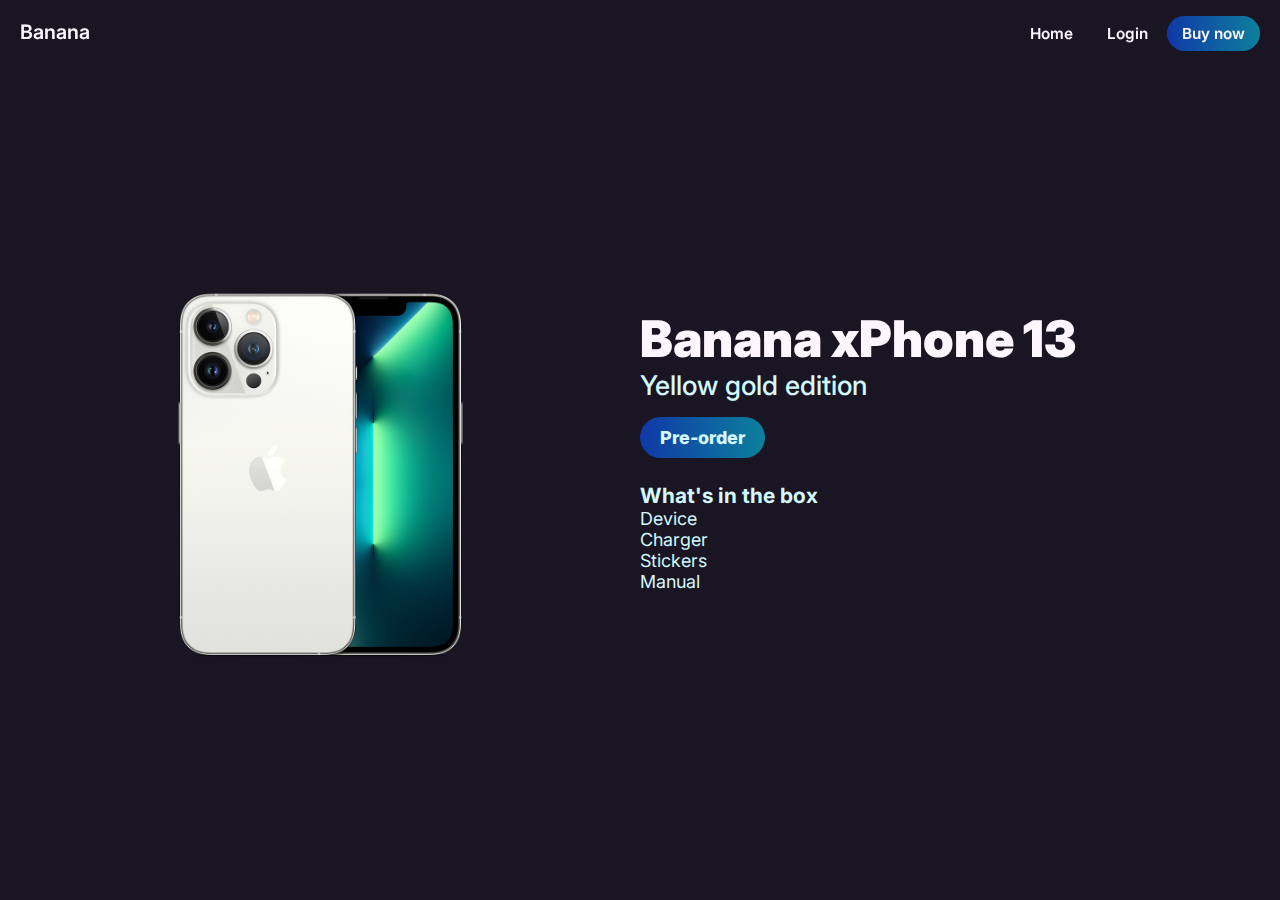
<file: buy.html>
<!DOCTYPE html>
<html lang="en">

<head>
    <meta charset="UTF-8">
    <meta http-equiv="X-UA-Compatible" content="IE=edge">
    <meta name="viewport" content="width=device-width, initial-scale=1.0">
    <title>Buy xPhone 13</title>
    <link rel="stylesheet" href="./styles.css">
</head>

<body>
    <nav class="navbar">
        <span class="nav-brand">Banana</span>
        <ul class="nav-list">
            <li class="nav-item"><a href="./index.html">Home</a></li>
            <li class="nav-item"><a href="./login.html">Login</a></li>
            <li class="nav-item buy-btn"><a href="./buy.html">Buy now</a></li>
        </ul>
    </nav>
    <main>
        <div class="buy-page fl-center">
            <div class="image-container fl-center">
                <img src="./assets/img/full-phone.png" alt="" height="500px" width="auto">
            </div>
            <div class="info ">
                <h1>Banana xPhone 13</h1>
                <h2>Yellow gold edition</h3>
                    <button class="buy-btn">
                        Pre-order
                    </button>
                    <h3 style="margin-top: 25px;">What's in the box</h3>
                    <p>
                    <ul>
                        <li>Device</li>
                        <li>Charger</li>
                        <li>Stickers</li>
                        <li>Manual</li>
                    </ul>
                    </p>
            </div>
        </div>
    </main>
</body>

</html>
</file>
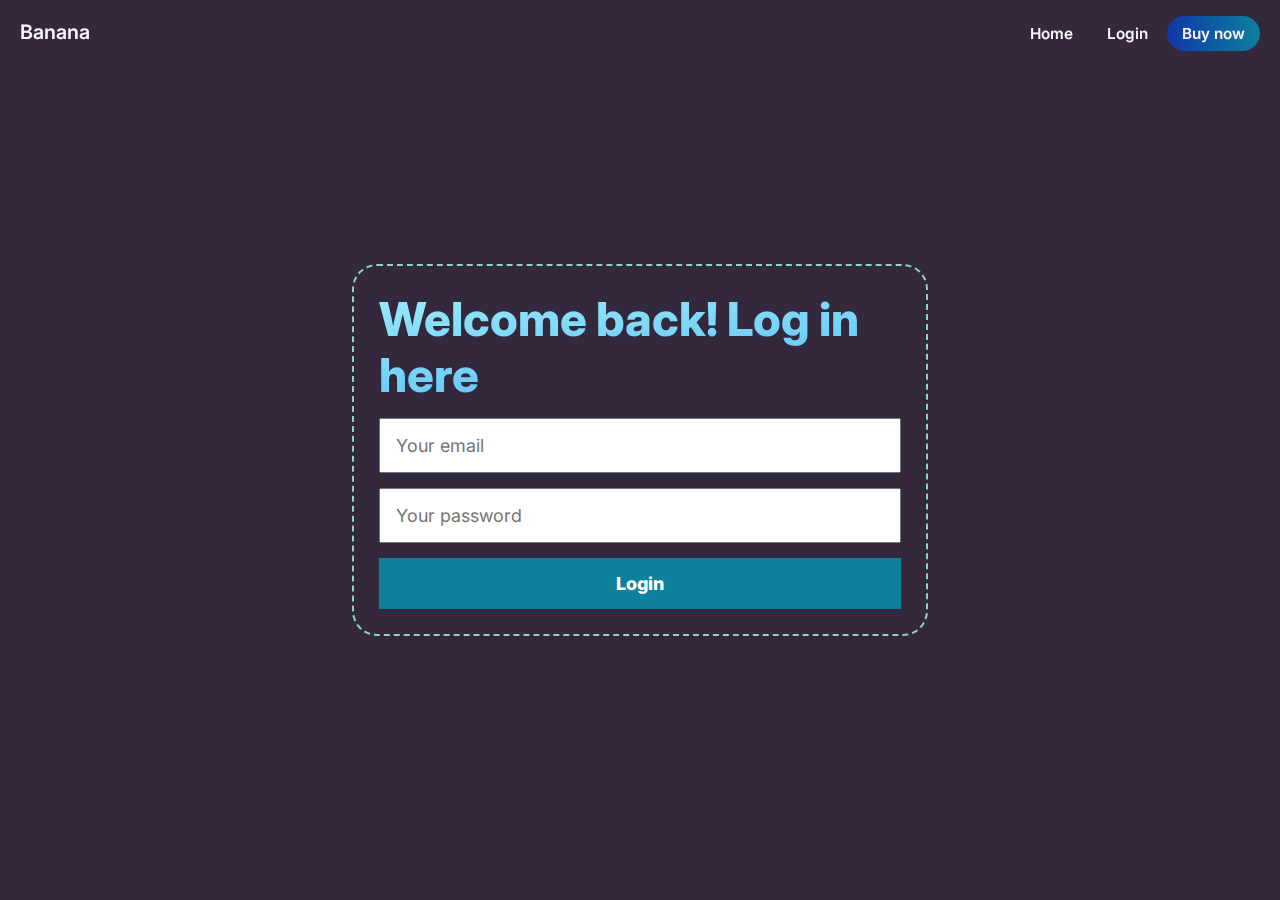
<file: login.html>
<!DOCTYPE html>
<html lang="en">

<head>
    <meta charset="UTF-8">
    <meta http-equiv="X-UA-Compatible" content="IE=edge">
    <meta name="viewport" content="width=device-width, initial-scale=1.0">
    <title>Banana - Login</title>
    <link rel="stylesheet" href="./styles.css">
</head>

<body>
    <nav class="navbar">
        <span class="nav-brand">Banana</span>
        <ul class="nav-list">
            <li class="nav-item"><a href="./index.html">Home</a></li>
            <li class="nav-item"><a href="./login.html">Login</a></li>
            <li class="nav-item buy-btn"><a href="./buy.html">Buy now</a></li>
        </ul>
    </nav>
    <main class="fl-center bg-2" style="height: 100vh">
        <form action="#">
            <h1>
                <span class="gradient-text-2">Welcome back! Log in here</span>
            </h1>
            <input type="email" placeholder="Your email">
            <input type="password" placeholder="Your password">
            <input type="submit" value="Login">
        </form>
    </main>
</body>

</html>
</file>
<file: styles.css>
@import url("https://fonts.googleapis.com/css2?family=Inter:wght@200;600;700;800;900&display=swap");

* {
  margin: 0;
  padding: 0;
  box-sizing: border-box;
}

html,
body {
  min-height: 100vh;
  width: 100%;
  font-family: "Inter", sans-serif;
  font-size: 18px;
  background: #191523;
}

a {
  text-decoration: none;
  font: inherit;
  color: inherit;
}

li {
  list-style: none;
}

.gradient-text-1 {
  background: #6c2dbb;
  background: -webkit-linear-gradient(to right, #6c2dbb 0%, #ce51b3 100%);
  background: -moz-linear-gradient(to right, #6c2dbb 0%, #ce51b3 100%);
  background: linear-gradient(to right, #6c2dbb 0%, #ce51b3 100%);
  -webkit-background-clip: text;
  -webkit-text-fill-color: transparent;
}

.gradient-text-2 {
  background: #9cecfb;
  background: -webkit-linear-gradient(
    to bottom right,
    #9cecfb 0%,
    #65c7f7 100%
  );
  background: -moz-linear-gradient(to bottom right, #9cecfb 0%, #65c7f7 100%);
  background: linear-gradient(to bottom right, #9cecfb 0%, #65c7f7 100%);
  -webkit-background-clip: text;
  -webkit-text-fill-color: transparent;
}

.fl-center,
.fl-center-col {
  display: flex;
  align-items: center;
  justify-content: center;
}

.fl-center-col {
  flex-direction: column;
}

.fade-in,
.fade-in-right,
.fade-in-left {
  opacity: 0;
  transition: 0.35s ease-in-out;
  transition-delay: 0.35s;
}

.fade-in-right {
  transform: translateX(20%);
}

.fade-in-left {
  transform: translateX(-20%);
}

.fade-in.appear,
.fade-in-right.appear,
.fade-in-left.appear {
  opacity: 1;
  transform: translateX(0);
}

.slide-up {
  transform: translateY(50%);
  opacity: 0;
  transition: 0.5s ease-in;
  width: 100%;
  height: auto;
}

.slide-up.appear {
  transform: translateY(0);
  opacity: 1;
}

.rotate {
  transform: rotate(-90deg) scale(1.35);
  transition: transform 0.9s ease-in-out;
  transition-delay: 0.2s;
}

.rotate.appear {
  transform: rotate(0);
}

.navbar {
  width: 100%;
  position: fixed;
  top: 0;
  display: flex;
  align-items: center;
  justify-content: space-between;
  color: #fdf6ff;
  z-index: 2;
}

.nav-list,
.nav-brand {
  padding: 20px;
  font-weight: 600;
}

.nav-brand {
  font-size: 1.1rem;
}

.nav-item {
  display: inline;
  font-size: 0.85rem;
  padding: 8px 15px;
}

.buy-btn {
  cursor: pointer;
  border-radius: 25px;
  background-image: linear-gradient(to right, #1038a7 0%, #0d809c 100%);
}

.section {
  height: 100vh;
  width: 100%;
  overflow: hidden;
}

.bg-2 {
  background: #34283c;
}

.hero-container,
.intro-container {
  text-align: center;
}

.buy-now {
  background: url(./assets/img/handheld.png);
  background-position: center;
  background-size: cover;
}

.buy-now .buy-btn {
  padding: 10px 20px;
  color: #fdf6ff;
  margin-top: 25px;
  font-size: 1rem;
  font-weight: 600;
}

.colors {
  height: 100%;
  width: 100%;
  background: url(./assets/img/colors.png);
  background-position: center;
  background-size: cover;
}

.colors-text {
  margin: 0 2% 5% 0;
  font-size: 4rem;
  font-weight: 900;
  letter-spacing: -0.2rem;
}

.cam-text,
.camera img {
  flex: 1;
}

.cam-text {
  text-align: center;
  color: #8ed4c2;
  font-size: 2.4rem;
  font-weight: 800;
}

.camera img {
  margin-top: 15%;
}

.hero-text {
  font-size: 5rem;
  font-weight: 900;
  letter-spacing: -0.3rem;
  color: #fdf6ff;
}

.intro-text {
  font-size: 2rem;
  font-weight: 700;
  color: #fdf6ff;
  padding-top: 30px;
}

.feat-item {
  font-size: 2.4rem;
  font-weight: 800;
  color: #fdf6ff;
  margin-top: 15px;
  letter-spacing: -0.1rem;
}

.buy-text {
  font-size: 2.2rem;
  font-weight: 800;
  color: #45edcc;
  text-align: center;
}

.cta-text {
  font-size: 4.6rem;
  font-weight: 900;
  color: #8ed4c2;
  letter-spacing: -0.2rem;

  position: absolute;
  right: 15%;
}

.intro-text span {
  font-weight: 900;
  font-size: 3.6rem;
  letter-spacing: -0.2rem;
}

.cta {
  position: relative;
}

.front-zoom-out {
  height: 250%;
  width: auto;
  transform: rotate(90deg);
  transition: 1s ease-in-out;
  transition-delay: 0.8s;
}

.cta .fade-in-right {
  transition-delay: 1.5s;
}

.cta.appear .front-zoom-out {
  transform: rotate(0);
  height: 75%;
  width: auto;
  margin-right: 45%;
}

.buy-page {
  min-height: 100vh;
  width: 100%;
}

.buy-page .image-container,
.buy-page .info {
  width: 50%;
}

.buy-page img {
  transition: 0.2s ease;
}

.buy-page img:hover {
  transform: scale(1.1);
}

.buy-page .info {
  color: #d3f8ff;
}

.info h1 {
  font-weight: 900;
  font-size: 2.8rem;
  color: #fdf6ff;
}

.info h2 {
  font-weight: 500;
}

.info .buy-btn {
  border-style: none;
  padding: 10px 20px;
  color: inherit;
  font: inherit;
  font-weight: 800;
  margin-top: 15px;
}

form {
  width: 45%;
  padding: 25px;
  border: 2px dashed #8ed4c2;
  border-radius: 25px;
}

form h1 {
  color: #45edcc;
  font-weight: 800;
  font-size: 2.6rem;
}

input {
  display: block;
  width: 100%;
  margin-top: 15px;
  padding: 15px;
  font: inherit;
}

input[type="submit"] {
  background-color: #0d809c;
  color: white;
  font-weight: 800;
  border-style: none;
  cursor: pointer;
}

@media only screen and (max-width: 850px) {
  html,
  body {
    font-size: 10px;
  }

  main {
    scroll-snap-type: y mandatory;
    overflow-y: auto;
    height: 100vh;
  }

  .nav-brand,
  .nav-item {
    font-size: 1.4rem;
  }

  .section {
    padding: 0px 10px;
    scroll-snap-align: start;
  }

  .slide-up {
    height: 100%;
    width: auto;
    margin: 0 -100%;
  }

  .cta.appear .front-zoom-out {
    margin-right: 115%;
  }

  .cta-text {
    right: 10%;
    width: 40%;
  }

  .rotate {
    transform: rotate(0);
    margin-left: 40%;
  }

  .cam-text {
    text-align: left;
    margin-left: 10%;
    font-size: 3rem;
  }

  form {
    width: 90%;
  }
}
</file>
